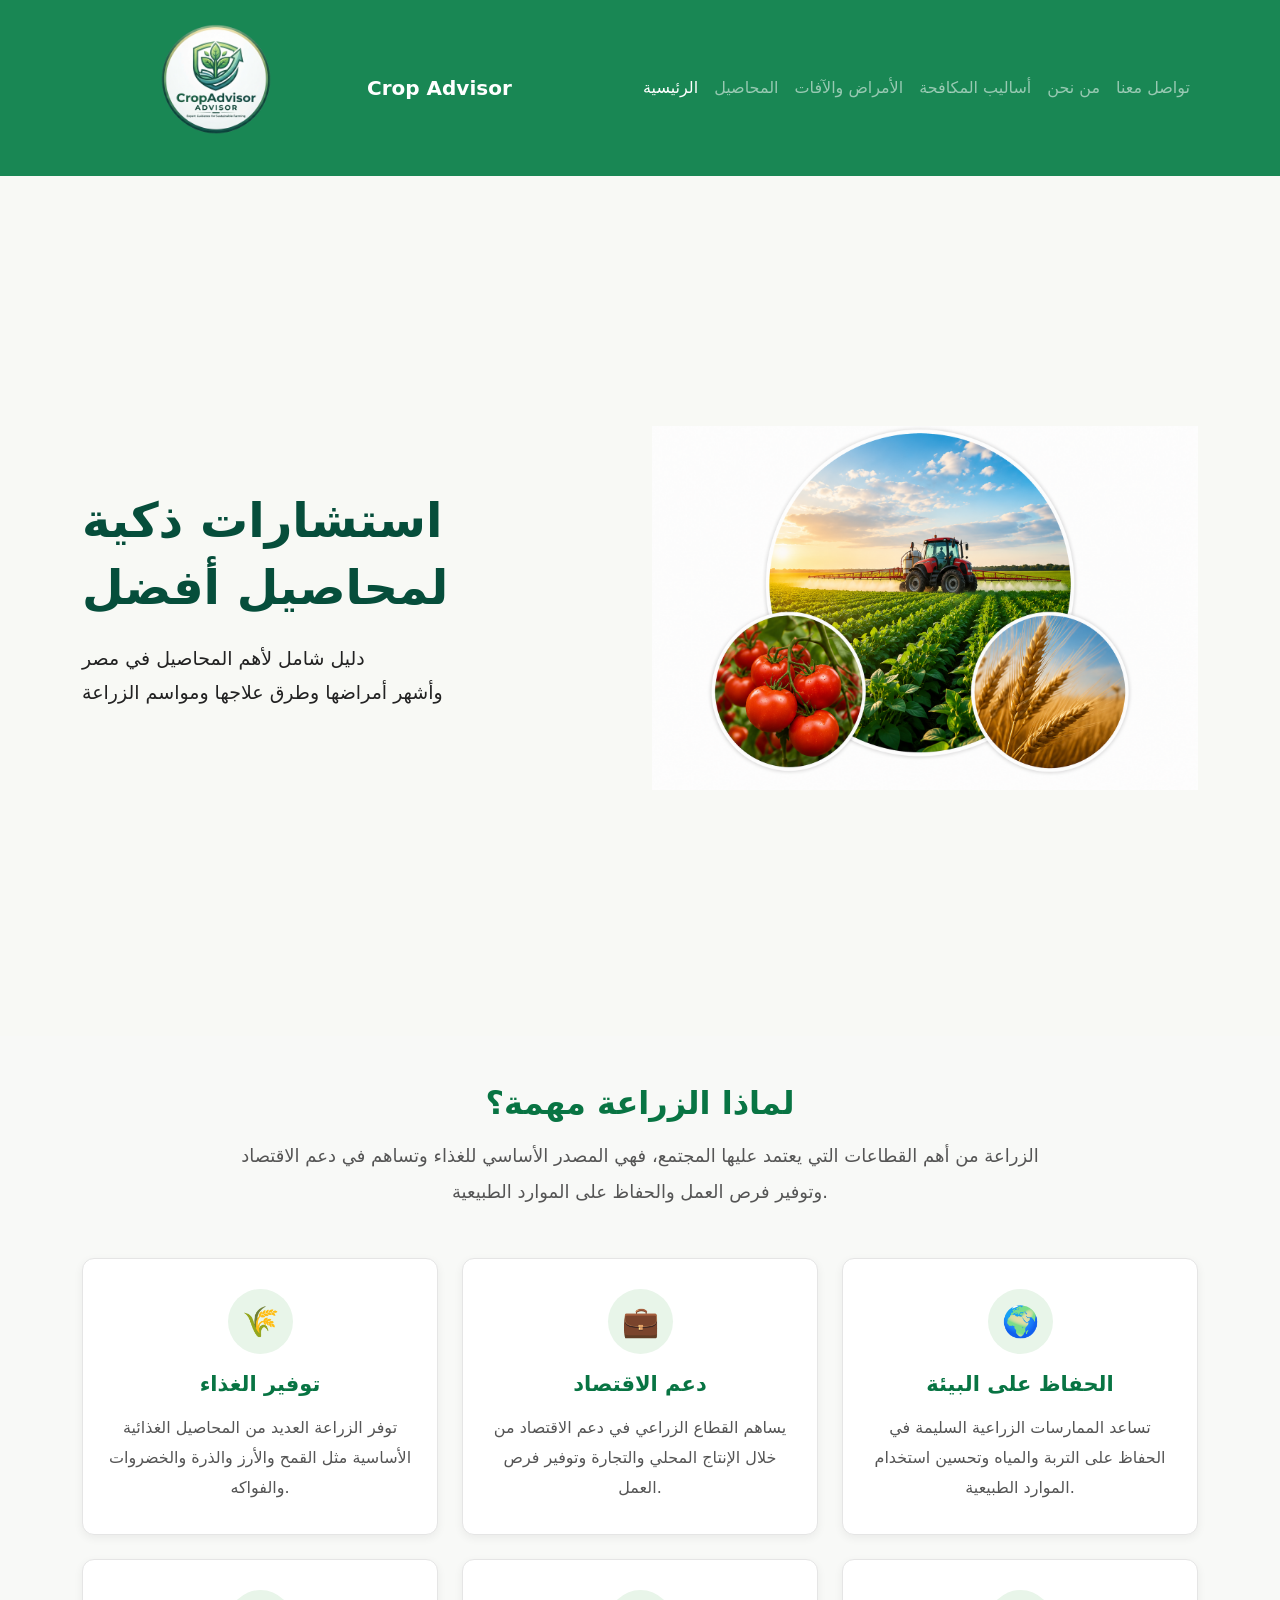
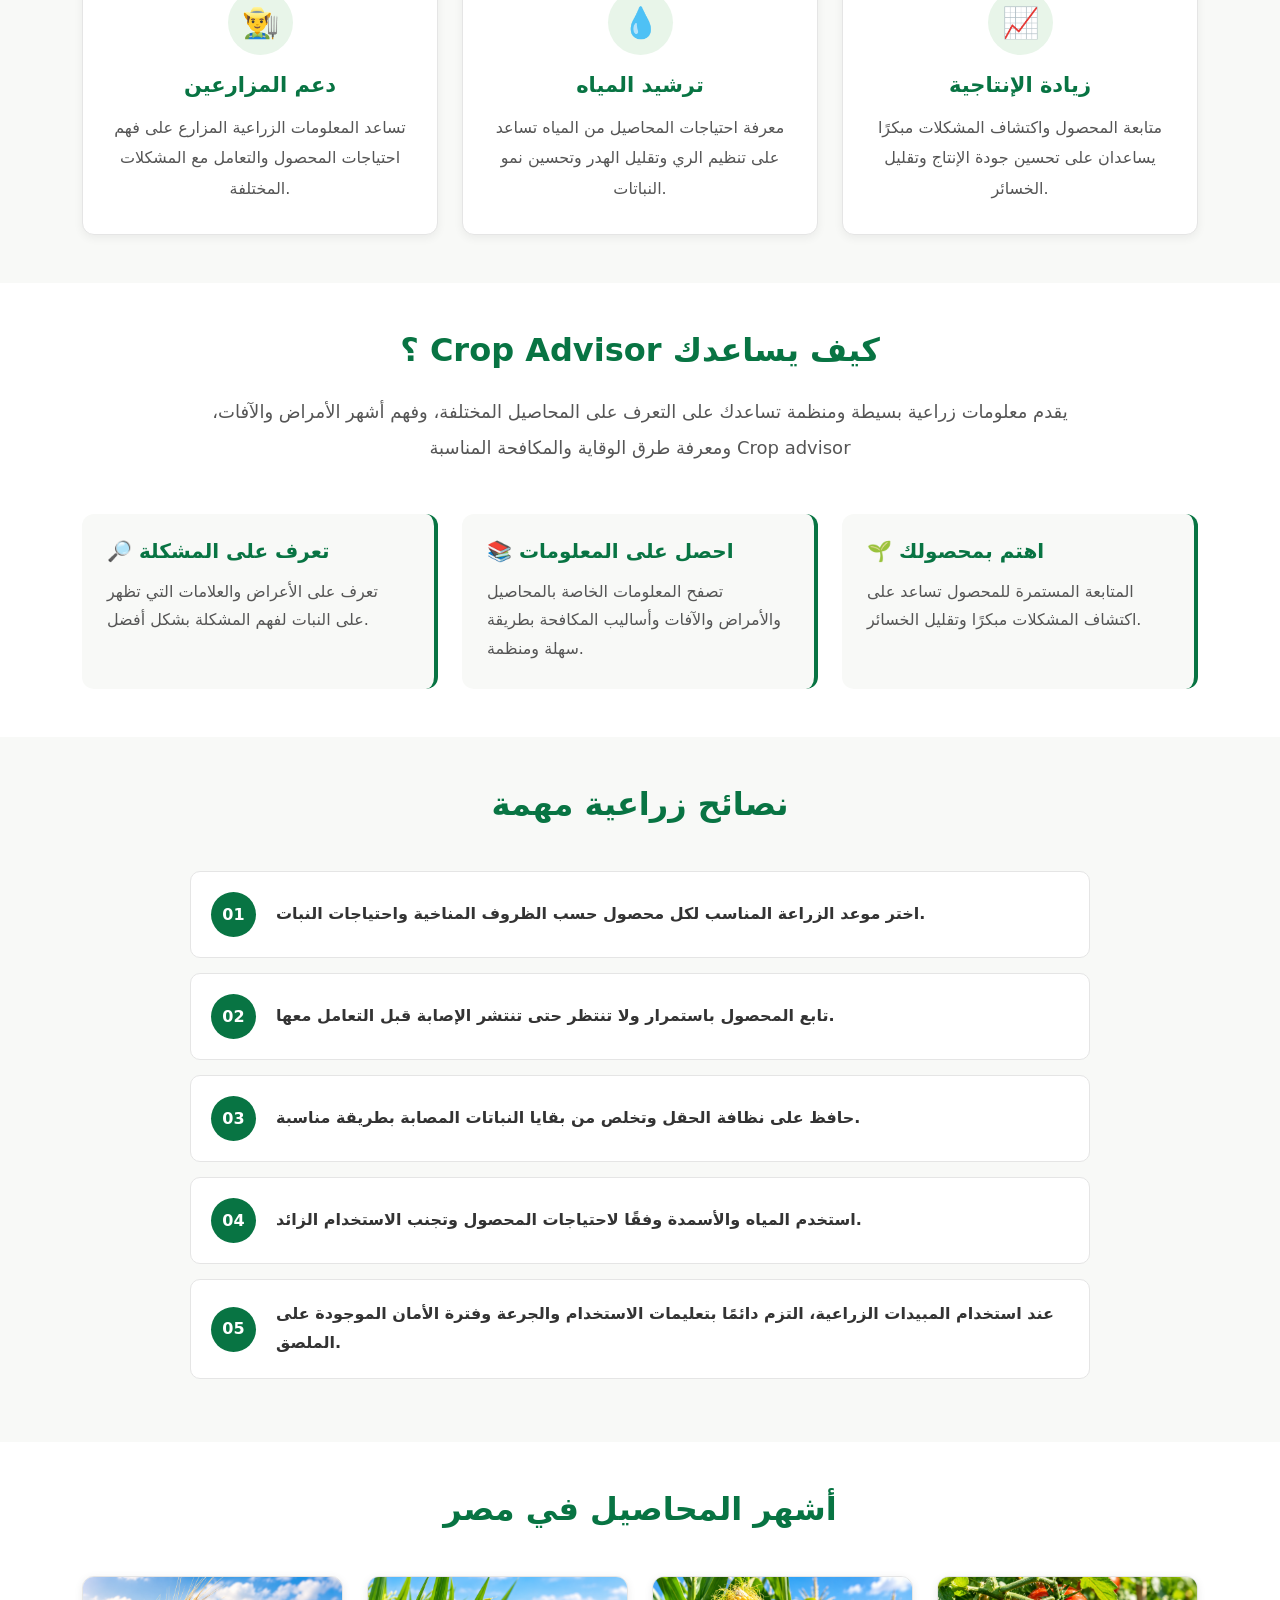
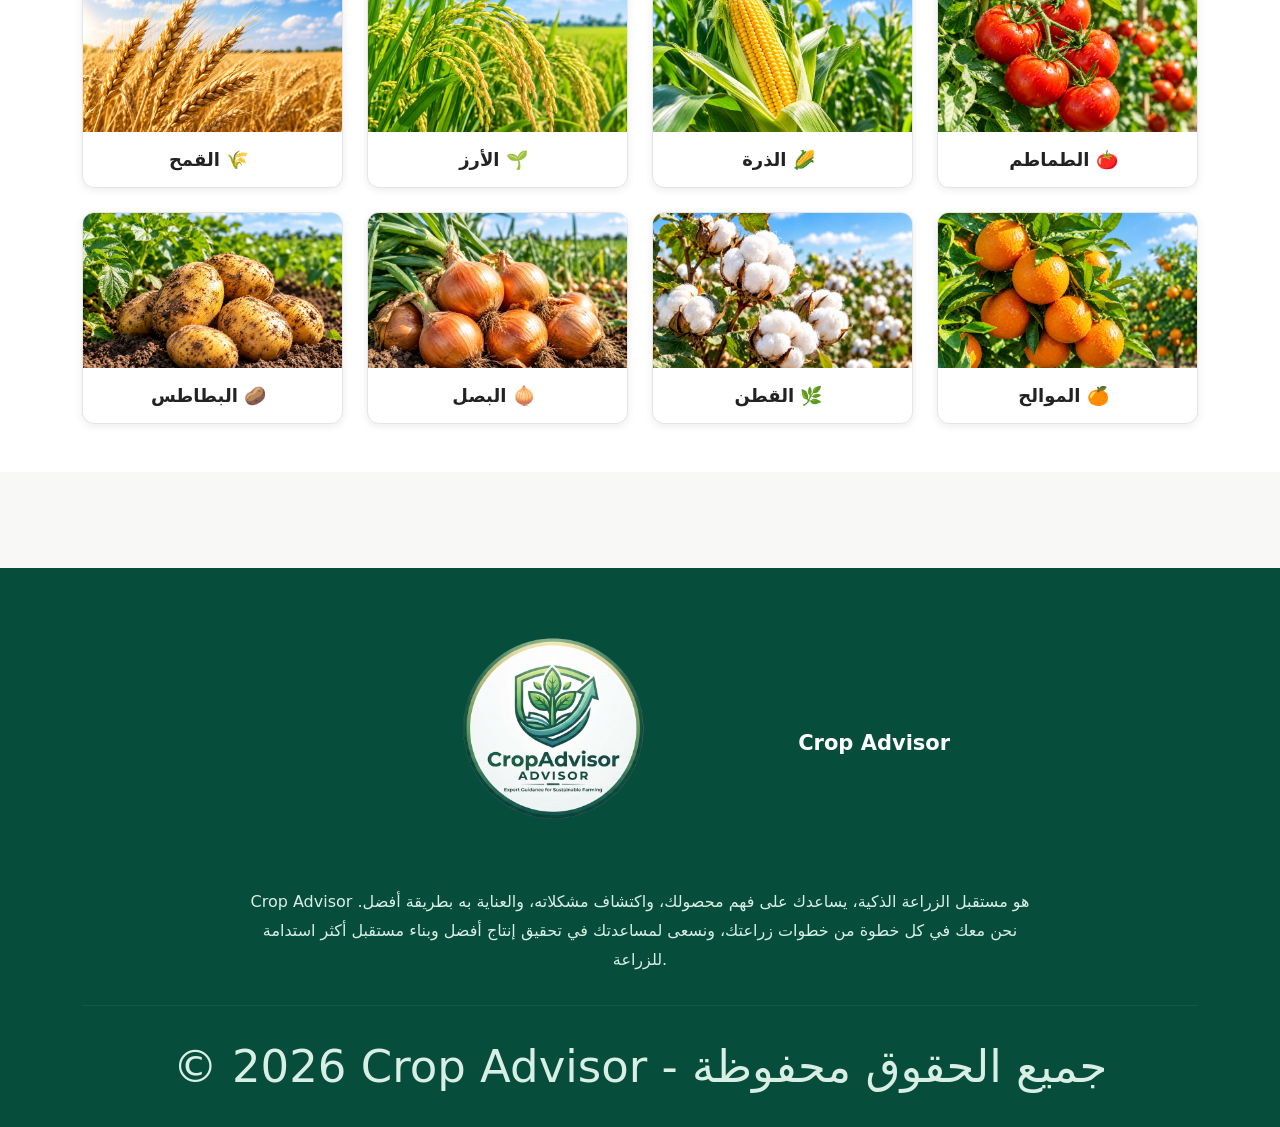
<file: index.html>
<!DOCTYPE html>
<html lang="en">

<head>
    <meta charset="UTF-8">
    <meta name="viewport" content="width=device-width, initial-scale=1.0">
    <title>Document</title>
    <link href="https://cdn.jsdelivr.net/npm/bootstrap@5.3.8/dist/css/bootstrap.min.css" rel="stylesheet"
        integrity="sha384-sRIl4kxILFvY47J16cr9ZwB07vP4J8+LH7qKQnuqkuIAvNWLzeN8tE5YBujZqJLB" crossorigin="anonymous">
        <link rel="stylesheet" href="style.css">
</head>

<body> 
    
<script src="https://cdn.jsdelivr.net/npm/bootstrap@5.3.8/dist/js/bootstrap.bundle.min.js"
        integrity="sha384-FKyoEForCGlyvwx9Hj09JcYn3nv7wiPVlz7YYwJrWVcXK/BmnVDxM+D2scQbITxI"
        crossorigin="anonymous">
    </script>
        <nav class="navbar navbar-expand-lg navbar-dark bg-success">
    <div class="container">

        <a class="navbar-brand fw-bold" href="index.html">
            <img src="photosshop.png" alt="Crop Advisor">
            Crop Advisor
        </a>

        <button class="navbar-toggler" type="button"
                data-bs-toggle="collapse"
                data-bs-target="#navbarNav">
            <span class="navbar-toggler-icon"></span>
        </button>

        <div class="collapse navbar-collapse" id="navbarNav">
            <ul class="navbar-nav ms-auto">

                <li class="nav-item">
                    <a class="nav-link active" href="index.html">الرئيسية</a>
                </li>

                <li class="nav-item">
                    <a class="nav-link" href="crops.html">المحاصيل</a>
                </li>

                <li class="nav-item">
                    <a class="nav-link" href="diseases.html">
                        الأمراض والآفات
                    </a>
                </li>

                <li class="nav-item">
                    <a class="nav-link" href="control-methods.html">
                        أساليب المكافحة
                    </a>
                </li>

                <li class="nav-item">
                    <a class="nav-link" href="about.html">من نحن</a>
                </li>

                <li class="nav-item">
                    <a class="nav-link" href="contact.html">تواصل معنا</a>
                </li>

            </ul>
        </div>

    </div>
</nav>
</section>
    <!-- Hero Section -->
<section class="hero">
    <div class="container">
        <div class="row align-items-center">

            <!-- Hero Text -->
            <div class="col-lg-6 text-center text-lg-end">
                
                   
                    
                    </a>
                </div>
            </div>

            <!-- Hero Images -->
                
                
           

        </div>
    </div>
</section>
<section class="hero">
    <div class="container">
        <div class="row align-items-center">

            <div class="col-lg-6">
                <h1>
                    استشارات ذكية<br>
                    لمحاصيل أفضل
                </h1>

                <p>
                    دليل شامل لأهم المحاصيل في مصر<br>
                    وأشهر أمراضها وطرق علاجها ومواسم الزراعة
                </p>

                
            </div>

            <div class="col-lg-6 text-center">
                <img src="herro.png"
                     alt="Crop Advisor"
                     class="img-fluid hero-image">
            </div>

        </div>
    </div>
</section>
<section class="agriculture-info py-5">
    <div class="container">

        <h2 class="section-title text-center mb-3">
            لماذا الزراعة مهمة؟
        </h2>

        <p class="text-center info-intro mb-5">
            الزراعة من أهم القطاعات التي يعتمد عليها المجتمع، فهي المصدر الأساسي
            للغذاء وتساهم في دعم الاقتصاد وتوفير فرص العمل والحفاظ على الموارد
            الطبيعية.
        </p>

        <div class="row g-4">

            <div class="col-md-6 col-lg-4">
                <div class="info-card">
                    <div class="info-icon">🌾</div>
                    <h3>توفير الغذاء</h3>
                    <p>
                        توفر الزراعة العديد من المحاصيل الغذائية الأساسية مثل
                        القمح والأرز والذرة والخضروات والفواكه.
                    </p>
                </div>
            </div>

            <div class="col-md-6 col-lg-4">
                <div class="info-card">
                    <div class="info-icon">💼</div>
                    <h3>دعم الاقتصاد</h3>
                    <p>
                        يساهم القطاع الزراعي في دعم الاقتصاد من خلال الإنتاج
                        المحلي والتجارة وتوفير فرص العمل.
                    </p>
                </div>
            </div>

            <div class="col-md-6 col-lg-4">
                <div class="info-card">
                    <div class="info-icon">🌍</div>
                    <h3>الحفاظ على البيئة</h3>
                    <p>
                        تساعد الممارسات الزراعية السليمة في الحفاظ على التربة
                        والمياه وتحسين استخدام الموارد الطبيعية.
                    </p>
                </div>
            </div>

            <div class="col-md-6 col-lg-4">
                <div class="info-card">
                    <div class="info-icon">👨‍🌾</div>
                    <h3>دعم المزارعين</h3>
                    <p>
                        تساعد المعلومات الزراعية المزارع على فهم احتياجات
                        المحصول والتعامل مع المشكلات المختلفة.
                    </p>
                </div>
            </div>

            <div class="col-md-6 col-lg-4">
                <div class="info-card">
                    <div class="info-icon">💧</div>
                    <h3>ترشيد المياه</h3>
                    <p>
                        معرفة احتياجات المحاصيل من المياه تساعد على تنظيم الري
                        وتقليل الهدر وتحسين نمو النباتات.
                    </p>
                </div>
            </div>

            <div class="col-md-6 col-lg-4">
                <div class="info-card">
                    <div class="info-icon">📈</div>
                    <h3>زيادة الإنتاجية</h3>
                    <p>
                        متابعة المحصول واكتشاف المشكلات مبكرًا يساعدان على
                        تحسين جودة الإنتاج وتقليل الخسائر.
                    </p>
                </div>
            </div>

        </div>
    </div>
</section>
<section class="advisor-info py-5">
    <div class="container">

        <h2 class="section-title text-center mb-4">
          ؟ Crop Advisor  كيف يساعدك 
        </h2>

        <p class="advisor-text text-center">
         يقدم معلومات زراعية بسيطة ومنظمة تساعدك على التعرف على المحاصيل المختلفة، وفهم أشهر الأمراض والآفات، ومعرفة طرق الوقاية والمكافحة المناسبة Crop advisor 
        </p>

        <div class="row g-4 mt-4">

            <div class="col-md-4">
                <div class="advisor-box">
                    <h3>🔎 تعرف على المشكلة</h3>
                    <p>
                        تعرف على الأعراض والعلامات التي تظهر على النبات
                        لفهم المشكلة بشكل أفضل.
                    </p>
                </div>
            </div>

            <div class="col-md-4">
                <div class="advisor-box">
                    <h3>📚 احصل على المعلومات</h3>
                    <p>
                        تصفح المعلومات الخاصة بالمحاصيل والأمراض والآفات
                        وأساليب المكافحة بطريقة سهلة ومنظمة.
                    </p>
                </div>
            </div>

            <div class="col-md-4">
                <div class="advisor-box">
                    <h3>🌱 اهتم بمحصولك</h3>
                    <p>
                        المتابعة المستمرة للمحصول تساعد على اكتشاف المشكلات
                        مبكرًا وتقليل الخسائر.
                    </p>
                </div>
            </div>

        </div>
    </div>
</section>
<section class="tips-section py-5">
    <div class="container">

        <h2 class="section-title text-center mb-5">
            نصائح زراعية مهمة
        </h2>

        <div class="tips-list">

            <div class="tip-item">
                <span>01</span>
                <p>
                    اختر موعد الزراعة المناسب لكل محصول حسب الظروف المناخية
                    واحتياجات النبات.
                </p>
            </div>

            <div class="tip-item">
                <span>02</span>
                <p>
                    تابع المحصول باستمرار ولا تنتظر حتى تنتشر الإصابة قبل
                    التعامل معها.
                </p>
            </div>

            <div class="tip-item">
                <span>03</span>
                <p>
                    حافظ على نظافة الحقل وتخلص من بقايا النباتات المصابة
                    بطريقة مناسبة.
                </p>
            </div>

            <div class="tip-item">
                <span>04</span>
                <p>
                    استخدم المياه والأسمدة وفقًا لاحتياجات المحصول وتجنب
                    الاستخدام الزائد.
                </p>
            </div>

            <div class="tip-item">
                <span>05</span>
                <p>
                    عند استخدام المبيدات الزراعية، التزم دائمًا بتعليمات
                    الاستخدام والجرعة وفترة الأمان الموجودة على الملصق.
                </p>
            </div>

        </div>
    </div>
</section>
<!-- Popular Crops -->
<section class="crops-section py-5">
    <div class="container">

        <h2 class="section-title text-center mb-5">
            أشهر المحاصيل في مصر
        </h2>

        <div class="row g-4">

            <!-- القمح -->
            <div class="col-6 col-lg-3">
                <div class="crop-card">
                    <img src="قمح.png" alt="القمح" width="300">
                    <div class="crop-name">
                        القمح
                        <span>🌾</span>
                    </div>
                </div>
            </div>

            <!-- الأرز -->
            <div class="col-6 col-lg-3">
                <div class="crop-card">
                    <img src="رز.png "alt = "الأرز" width="300">
                    <div class="crop-name">
                        الأرز
                        <span>🌱</span>
                    </div>
                </div>
            </div>

            <!-- الذرة -->
            <div class="col-6 col-lg-3">
                <div class="crop-card">
                    <img src="درة.png" alt="الذرة" width="300">
                    <div class="crop-name">
                        الذرة
                        <span>🌽</span>
                    </div>
                </div>
            </div>

            <!-- الطماطم -->
            <div class="col-6 col-lg-3">
                <div class="crop-card">
                    <img src="طماطم.png" alt="الطماطم" width="300">
                    <div class="crop-name">
                        الطماطم
                        <span>🍅</span>
                    </div>
                </div>
            </div>

            <!-- البطاطس -->
            <div class="col-6 col-lg-3">
                <div class="crop-card">
                    <img src="بطاطس.png" alt="البطاطس" width="300">
                    <div class="crop-name">
                        البطاطس
                        <span>🥔</span>
                    </div>
                </div>
            </div>

            <!-- البصل -->
            <div class="col-6 col-lg-3">
                <div class="crop-card">
                    <img src="بصل.png" alt="البصل" width="300">
                    <div class="crop-name">
                        البصل
                        <span>🧅</span>
                    </div>
                </div>
            </div>

            <!-- القطن -->
            <div class="col-6 col-lg-3">
                <div class="crop-card">
                    <img src="قطن.png" alt="القطن" width="300">
                    <div class="crop-name">
                        القطن
                        <span>🌿</span>
                    </div>
                </div>
            </div>

            <!-- الموالح -->
            <div class="col-6 col-lg-3">
                <div class="crop-card">
                    <img src="موالح.png" alt="الموالح" width="300">
                    <div class="crop-name">
                        الموالح
                        <span>🍊</span>
                    </div>
                </div>
            </div>

        </div>
    </div>
</section>
<!-- Why Crop Advisor -->
<section class="why-section py-5">
          
    </div>
</section>
<footer class="footer">
    <div class="container">

        <div class="text-center">

            <h3 class="footer-logo justify-content-center">
                <img src="photosshop.png" alt="Crop Advisor" width="150">
                Crop Advisor
            </h3>

            <p class="footer-text">
                Crop Advisor هو مستقبل الزراعة الذكية، يساعدك على فهم محصولك،
                واكتشاف مشكلاته، والعناية به بطريقة أفضل.
                نحن معك في كل خطوة من خطوات زراعتك،
                ونسعى لمساعدتك في تحقيق إنتاج أفضل وبناء مستقبل أكثر استدامة للزراعة.
            </p>

        </div>

        <hr>

        <div class="text-center footer-bottom">
            <p>© 2026 Crop Advisor - جميع الحقوق محفوظة</p>
        </div>

    </div>
</footer>
</body>

</html>
</file>
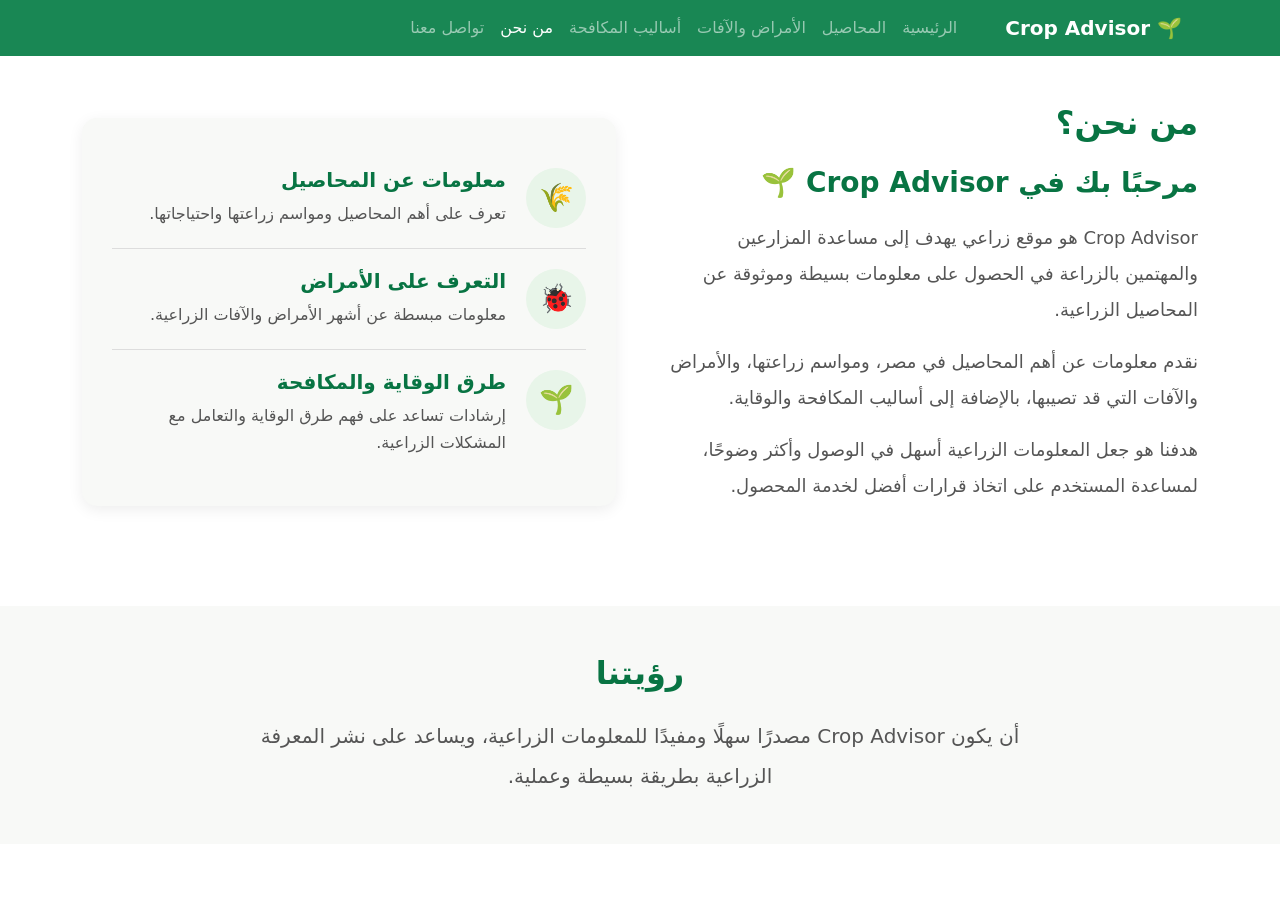
<file: about.html>
<!DOCTYPE html>
<html lang="ar" dir="rtl">

<head>
    <meta charset="UTF-8">
    <meta name="viewport" content="width=device-width, initial-scale=1.0">

    <title>من نحن - Crop Advisor</title>

    <link
        href="https://cdn.jsdelivr.net/npm/bootstrap@5.3.3/dist/css/bootstrap.min.css"
        rel="stylesheet">

    <link rel="stylesheet" href="style.css">
</head>

<body>

<!-- Navbar -->
<nav class="navbar navbar-expand-lg navbar-dark bg-success">
    <div class="container">

        <a class="navbar-brand fw-bold" href="index.html">
            🌱 Crop Advisor
        </a>

        <button class="navbar-toggler"
                type="button"
                data-bs-toggle="collapse"
                data-bs-target="#navbarNav">

            <span class="navbar-toggler-icon"></span>
        </button>

        <div class="collapse navbar-collapse" id="navbarNav">

            <ul class="navbar-nav ms-auto">

                <li class="nav-item">
                    <a class="nav-link" href="index.html">
                        الرئيسية
                    </a>
                </li>

                <li class="nav-item">
                    <a class="nav-link" href="crops.html">
                        المحاصيل
                    </a>
                </li>

                <li class="nav-item">
                    <a class="nav-link" href="diseases.html">
                        الأمراض والآفات
                    </a>
                </li>

                <li class="nav-item">
                    <a class="nav-link" href="control-methods.html">
                        أساليب المكافحة
                    </a>
                </li>

                <li class="nav-item">
                    <a class="nav-link active" href="about.html">
                        من نحن
                    </a>
                </li>

                <li class="nav-item">
                    <a class="nav-link" href="contact.html">
                        تواصل معنا
                    </a>
                </li>

            </ul>

        </div>
    </div>
</nav>


<!-- About Section -->
<section class="about-section py-5">

    <div class="container">

        <div class="row align-items-center g-5">

            <!-- Text -->
            <div class="col-lg-6">

                <h1 class="section-title mb-4">
                    من نحن؟
                </h1>

                <h2>
                    مرحبًا بك في Crop Advisor 🌱
                </h2>

                <p>
                    Crop Advisor هو موقع زراعي يهدف إلى مساعدة
                    المزارعين والمهتمين بالزراعة في الحصول على
                    معلومات بسيطة وموثوقة عن المحاصيل الزراعية.
                </p>

                <p>
                    نقدم معلومات عن أهم المحاصيل في مصر،
                    ومواسم زراعتها، والأمراض والآفات التي قد
                    تصيبها، بالإضافة إلى أساليب المكافحة
                    والوقاية.
                </p>

                <p>
                    هدفنا هو جعل المعلومات الزراعية أسهل في
                    الوصول وأكثر وضوحًا، لمساعدة المستخدم
                    على اتخاذ قرارات أفضل لخدمة المحصول.
                </p>

            </div>


            <!-- Features -->
            <div class="col-lg-6">

                <div class="about-card">

                    <div class="about-item">
                        <div class="about-icon">🌾</div>

                        <div>
                            <h3>معلومات عن المحاصيل</h3>
                            <p>
                                تعرف على أهم المحاصيل ومواسم
                                زراعتها واحتياجاتها.
                            </p>
                        </div>
                    </div>


                    <div class="about-item">
                        <div class="about-icon">🐞</div>

                        <div>
                            <h3>التعرف على الأمراض</h3>
                            <p>
                                معلومات مبسطة عن أشهر الأمراض
                                والآفات الزراعية.
                            </p>
                        </div>
                    </div>


                    <div class="about-item">
                        <div class="about-icon">🌱</div>

                        <div>
                            <h3>طرق الوقاية والمكافحة</h3>
                            <p>
                                إرشادات تساعد على فهم طرق
                                الوقاية والتعامل مع المشكلات الزراعية.
                            </p>
                        </div>
                    </div>

                </div>

            </div>

        </div>

    </div>

</section>


<!-- Mission -->
<section class="mission-section py-5">

    <div class="container text-center">

        <h2 class="section-title mb-4">
            رؤيتنا
        </h2>

        <p class="mission-text">
            أن يكون Crop Advisor مصدرًا سهلًا ومفيدًا
            للمعلومات الزراعية، ويساعد على نشر المعرفة
            الزراعية بطريقة بسيطة وعملية.
        </p>

    </div>

</section>


</body>
</html>
</file>
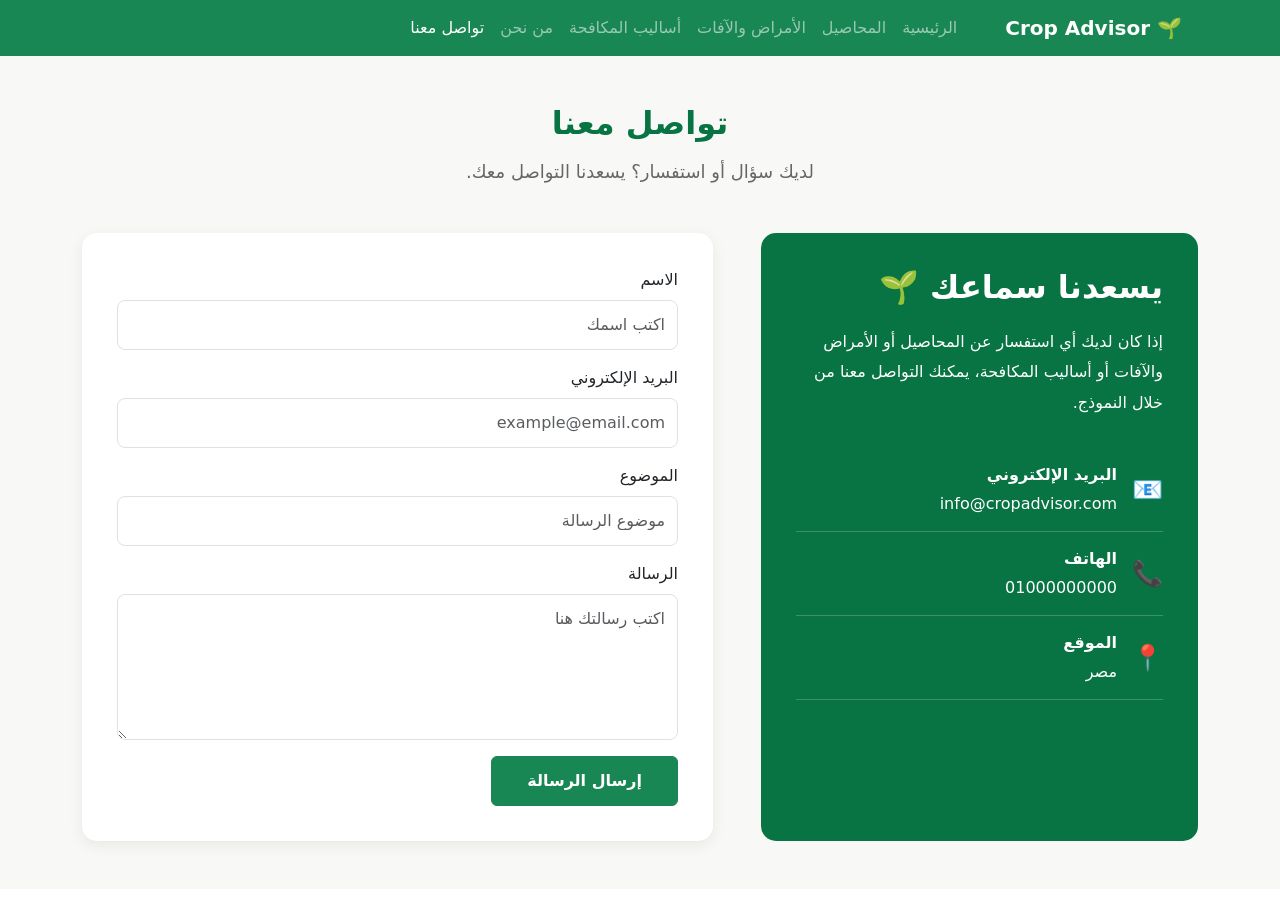
<file: contact.html>
<!DOCTYPE html>
<html lang="ar" dir="rtl">

<head>
    <meta charset="UTF-8">
    <meta name="viewport" content="width=device-width, initial-scale=1.0">

    <title>تواصل معنا - Crop Advisor</title>

    <link
        href="https://cdn.jsdelivr.net/npm/bootstrap@5.3.3/dist/css/bootstrap.min.css"
        rel="stylesheet">

    <link rel="stylesheet" href="style.css">
</head>

<body>

<!-- Navbar -->
<nav class="navbar navbar-expand-lg navbar-dark bg-success">
    <div class="container">

        <a class="navbar-brand fw-bold" href="index.html">
            🌱 Crop Advisor
        </a>

        <button class="navbar-toggler"
                type="button"
                data-bs-toggle="collapse"
                data-bs-target="#navbarNav">

            <span class="navbar-toggler-icon"></span>
        </button>

        <div class="collapse navbar-collapse" id="navbarNav">

            <ul class="navbar-nav ms-auto">

                <li class="nav-item">
                    <a class="nav-link" href="index.html">الرئيسية</a>
                </li>

                <li class="nav-item">
                    <a class="nav-link" href="crops.html">المحاصيل</a>
                </li>

                <li class="nav-item">
                    <a class="nav-link" href="diseases.html">الأمراض والآفات</a>
                </li>

                <li class="nav-item">
                    <a class="nav-link" href="control-methods.html">
                        أساليب المكافحة
                    </a>
                </li>

                <li class="nav-item">
                    <a class="nav-link" href="about.html">من نحن</a>
                </li>

                <li class="nav-item">
                    <a class="nav-link active" href="contact.html">
                        تواصل معنا
                    </a>
                </li>

            </ul>

        </div>
    </div>
</nav>


<!-- Contact Section -->
<section class="contact-section py-5">

    <div class="container">

        <h1 class="section-title text-center mb-3">
            تواصل معنا
        </h1>

        <p class="text-center contact-intro mb-5">
            لديك سؤال أو استفسار؟ يسعدنا التواصل معك.
        </p>

        <div class="row g-5">

            <!-- Contact Information -->
            <div class="col-lg-5">

                <div class="contact-info">

                    <h2>يسعدنا سماعك 🌱</h2>

                    <p>
                        إذا كان لديك أي استفسار عن المحاصيل أو
                        الأمراض والآفات أو أساليب المكافحة،
                        يمكنك التواصل معنا من خلال النموذج.
                    </p>

                    <div class="contact-item">
                        <span>📧</span>
                        <div>
                            <strong>البريد الإلكتروني</strong>
                            <p>info@cropadvisor.com</p>
                        </div>
                    </div>

                    <div class="contact-item">
                        <span>📞</span>
                        <div>
                            <strong>الهاتف</strong>
                            <p>01000000000</p>
                        </div>
                    </div>

                    <div class="contact-item">
                        <span>📍</span>
                        <div>
                            <strong>الموقع</strong>
                            <p>مصر</p>
                        </div>
                    </div>

                </div>

            </div>


            <!-- Contact Form -->
            <div class="col-lg-7">

                <div class="contact-form">

                    <form>

                        <div class="mb-3">
                            <label class="form-label">
                                الاسم
                            </label>

                            <input type="text"
                                   class="form-control"
                                   placeholder="اكتب اسمك">
                        </div>


                        <div class="mb-3">
                            <label class="form-label">
                                البريد الإلكتروني
                            </label>

                            <input type="email"
                                   class="form-control"
                                   placeholder="example@email.com">
                        </div>


                        <div class="mb-3">
                            <label class="form-label">
                                الموضوع
                            </label>

                            <input type="text"
                                   class="form-control"
                                   placeholder="موضوع الرسالة">
                        </div>


                        <div class="mb-3">
                            <label class="form-label">
                                الرسالة
                            </label>

                            <textarea class="form-control"
                                      rows="5"
                                      placeholder="اكتب رسالتك هنا"></textarea>
                        </div>


                        <button type="submit"
                                class="btn btn-success contact-submit">
                            إرسال الرسالة
                        </button>

                    </form>

                </div>

            </div>

        </div>

    </div>

</section>

</body>
</html>
</file>
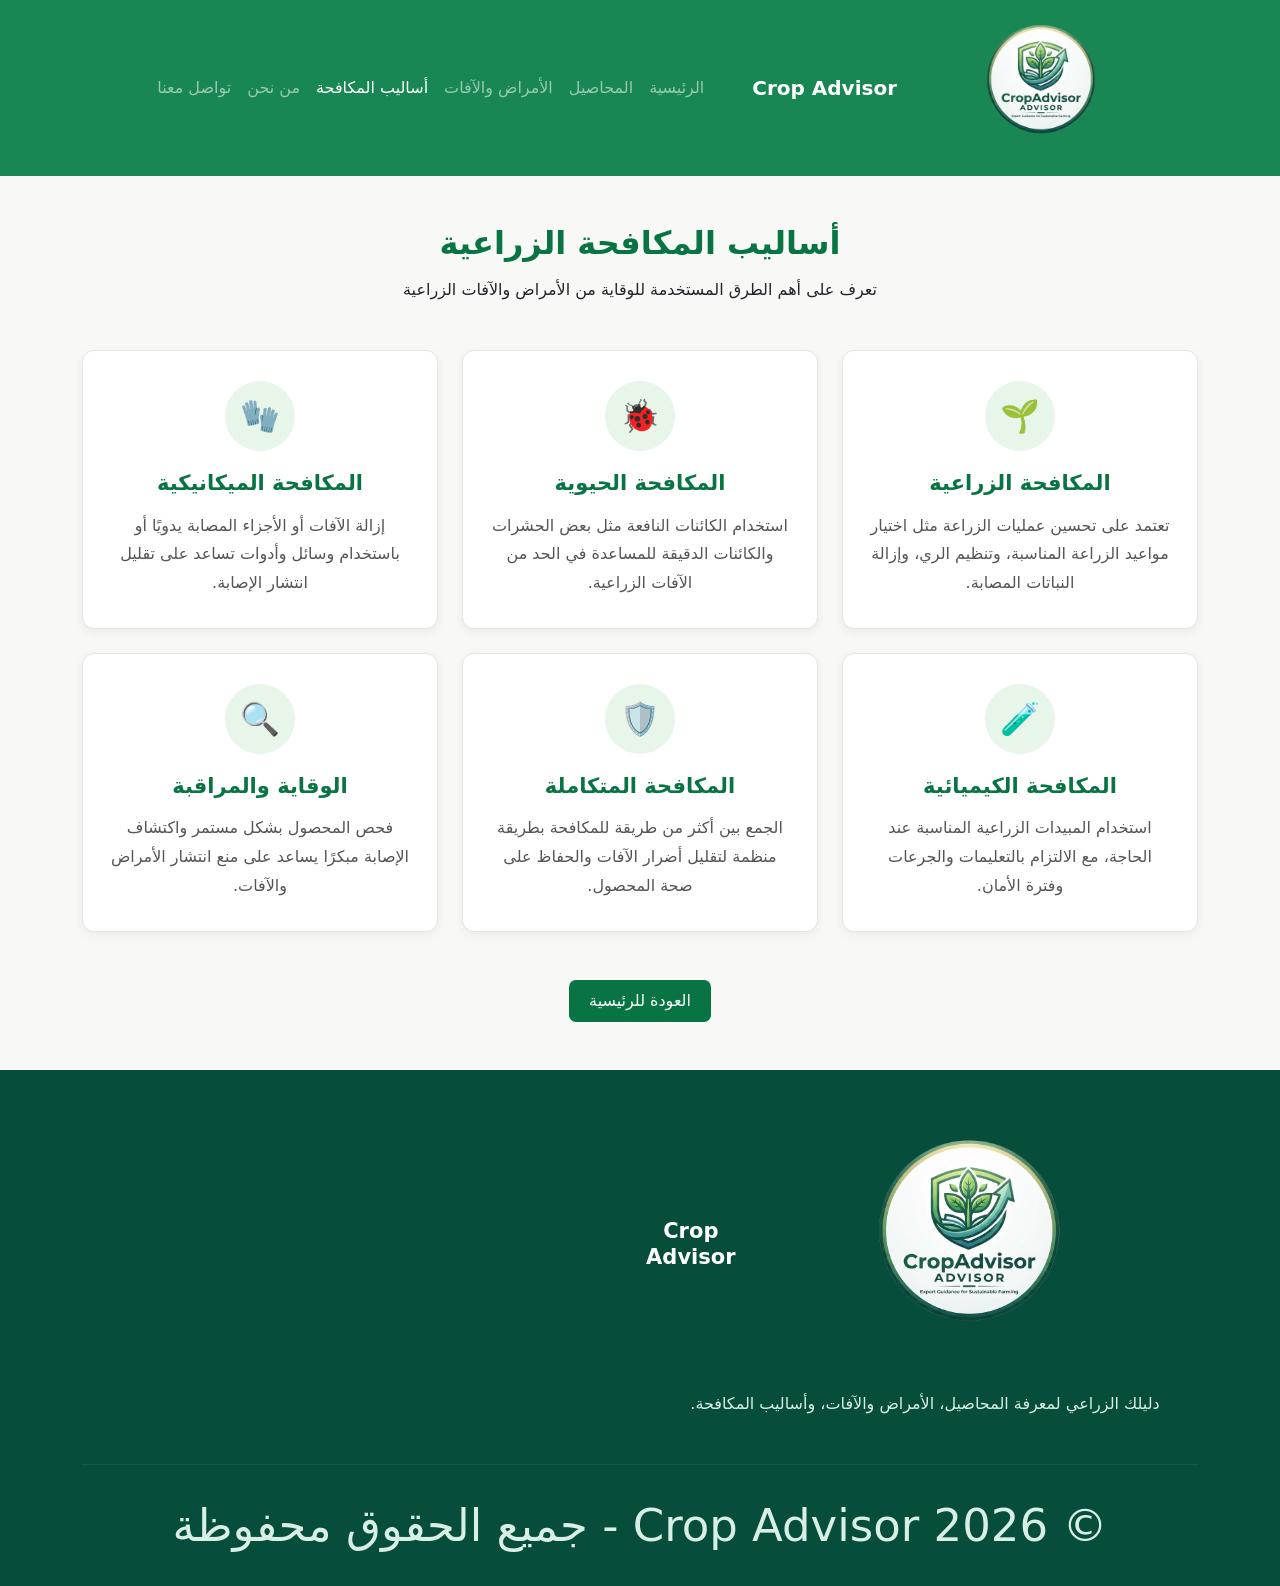
<file: control-methods.html>
<!DOCTYPE html>
<html lang="ar" dir="rtl">

<head>
    <meta charset="UTF-8">
    <meta name="viewport" content="width=device-width, initial-scale=1.0">

    <title>أساليب المكافحة - Crop Advisor</title>

    <link href="https://cdn.jsdelivr.net/npm/bootstrap@5.3.3/dist/css/bootstrap.min.css"
          rel="stylesheet">

    <link rel="stylesheet" href="style.css">
</head>

<body>

<!-- Navbar -->
<nav class="navbar navbar-expand-lg navbar-dark bg-success">
    <div class="container">

        <a class="navbar-brand fw-bold" href="index.html">
            <img src="photosshop.png" alt="Crop Advisor" height="150">
            Crop Advisor
        </a>

        <button class="navbar-toggler" type="button"
                data-bs-toggle="collapse"
                data-bs-target="#navbarNav">
            <span class="navbar-toggler-icon"></span>
        </button>

        <div class="collapse navbar-collapse" id="navbarNav">

            <ul class="navbar-nav ms-auto">

                <li class="nav-item">
                    <a class="nav-link" href="index.html">الرئيسية</a>
                </li>

                <li class="nav-item">
                    <a class="nav-link" href="crops.html">المحاصيل</a>
                </li>

                <li class="nav-item">
                    <a class="nav-link" href="diseases.html">الأمراض والآفات</a>
                </li>

                <li class="nav-item">
                    <a class="nav-link active" href="control-methods.html">
                        أساليب المكافحة
                    </a>
                </li>

                <li class="nav-item">
                    <a class="nav-link" href="about.html">من نحن</a>
                </li>

                <li class="nav-item">
                    <a class="nav-link" href="contact.html">تواصل معنا</a>
                </li>

            </ul>

        </div>
    </div>
</nav>


<!-- Control Methods -->
<section class="control-page py-5">

    <div class="container">

        <h1 class="section-title text-center mb-3">
            أساليب المكافحة الزراعية
        </h1>

        <p class="text-center mb-5">
            تعرف على أهم الطرق المستخدمة للوقاية من الأمراض والآفات الزراعية
        </p>

        <div class="row g-4">

            <!-- المكافحة الزراعية -->
            <div class="col-md-6 col-lg-4">
                <div class="control-card">
                    <div class="control-icon">🌱</div>

                    <h3>المكافحة الزراعية</h3>

                    <p>
                        تعتمد على تحسين عمليات الزراعة مثل اختيار مواعيد
                        الزراعة المناسبة، وتنظيم الري، وإزالة النباتات المصابة.
                    </p>
                </div>
            </div>


            <!-- المكافحة الحيوية -->
            <div class="col-md-6 col-lg-4">
                <div class="control-card">
                    <div class="control-icon">🐞</div>

                    <h3>المكافحة الحيوية</h3>

                    <p>
                        استخدام الكائنات النافعة مثل بعض الحشرات والكائنات
                        الدقيقة للمساعدة في الحد من الآفات الزراعية.
                    </p>
                </div>
            </div>


            <!-- المكافحة الميكانيكية -->
            <div class="col-md-6 col-lg-4">
                <div class="control-card">
                    <div class="control-icon">🧤</div>

                    <h3>المكافحة الميكانيكية</h3>

                    <p>
                        إزالة الآفات أو الأجزاء المصابة يدويًا أو باستخدام
                        وسائل وأدوات تساعد على تقليل انتشار الإصابة.
                    </p>
                </div>
            </div>


            <!-- المكافحة الكيميائية -->
            <div class="col-md-6 col-lg-4">
                <div class="control-card">
                    <div class="control-icon">🧪</div>

                    <h3>المكافحة الكيميائية</h3>

                    <p>
                        استخدام المبيدات الزراعية المناسبة عند الحاجة،
                        مع الالتزام بالتعليمات والجرعات وفترة الأمان.
                    </p>
                </div>
            </div>


            <!-- المكافحة المتكاملة -->
            <div class="col-md-6 col-lg-4">
                <div class="control-card">
                    <div class="control-icon">🛡️</div>

                    <h3>المكافحة المتكاملة</h3>

                    <p>
                        الجمع بين أكثر من طريقة للمكافحة بطريقة منظمة
                        لتقليل أضرار الآفات والحفاظ على صحة المحصول.
                    </p>
                </div>
            </div>


            <!-- الوقاية -->
            <div class="col-md-6 col-lg-4">
                <div class="control-card">
                    <div class="control-icon">🔍</div>

                    <h3>الوقاية والمراقبة</h3>

                    <p>
                        فحص المحصول بشكل مستمر واكتشاف الإصابة مبكرًا
                        يساعد على منع انتشار الأمراض والآفات.
                    </p>
                </div>
            </div>

        </div>


        <div class="text-center mt-5">

            <a href="mo7.html" class="disease-btn">
                العودة للرئيسية
            </a>

        </div>

    </div>

</section>


<!-- Footer -->
<footer class="footer">

    <div class="container">

        <div class="row g-4">

           <div class="col-md-6 text-center">
    <h3 class="footer-logo justify-content-center">
        <img src="photosshop.png" alt="Crop Advisor">
        Crop Advisor
    </h3>

    <p>
        دليلك الزراعي لمعرفة المحاصيل،
        الأمراض والآفات، وأساليب المكافحة.
    </p>
</div>

            <div class="col-md-6">

                       </a>
                    </li>

                </ul>

            </div>

        </div>

        <hr>

        <div class="text-center footer-bottom">

            <p>
                © 2026 Crop Advisor - جميع الحقوق محفوظة
            </p>

        </div>

    </div>

</footer>

</body>
</html>
</file>
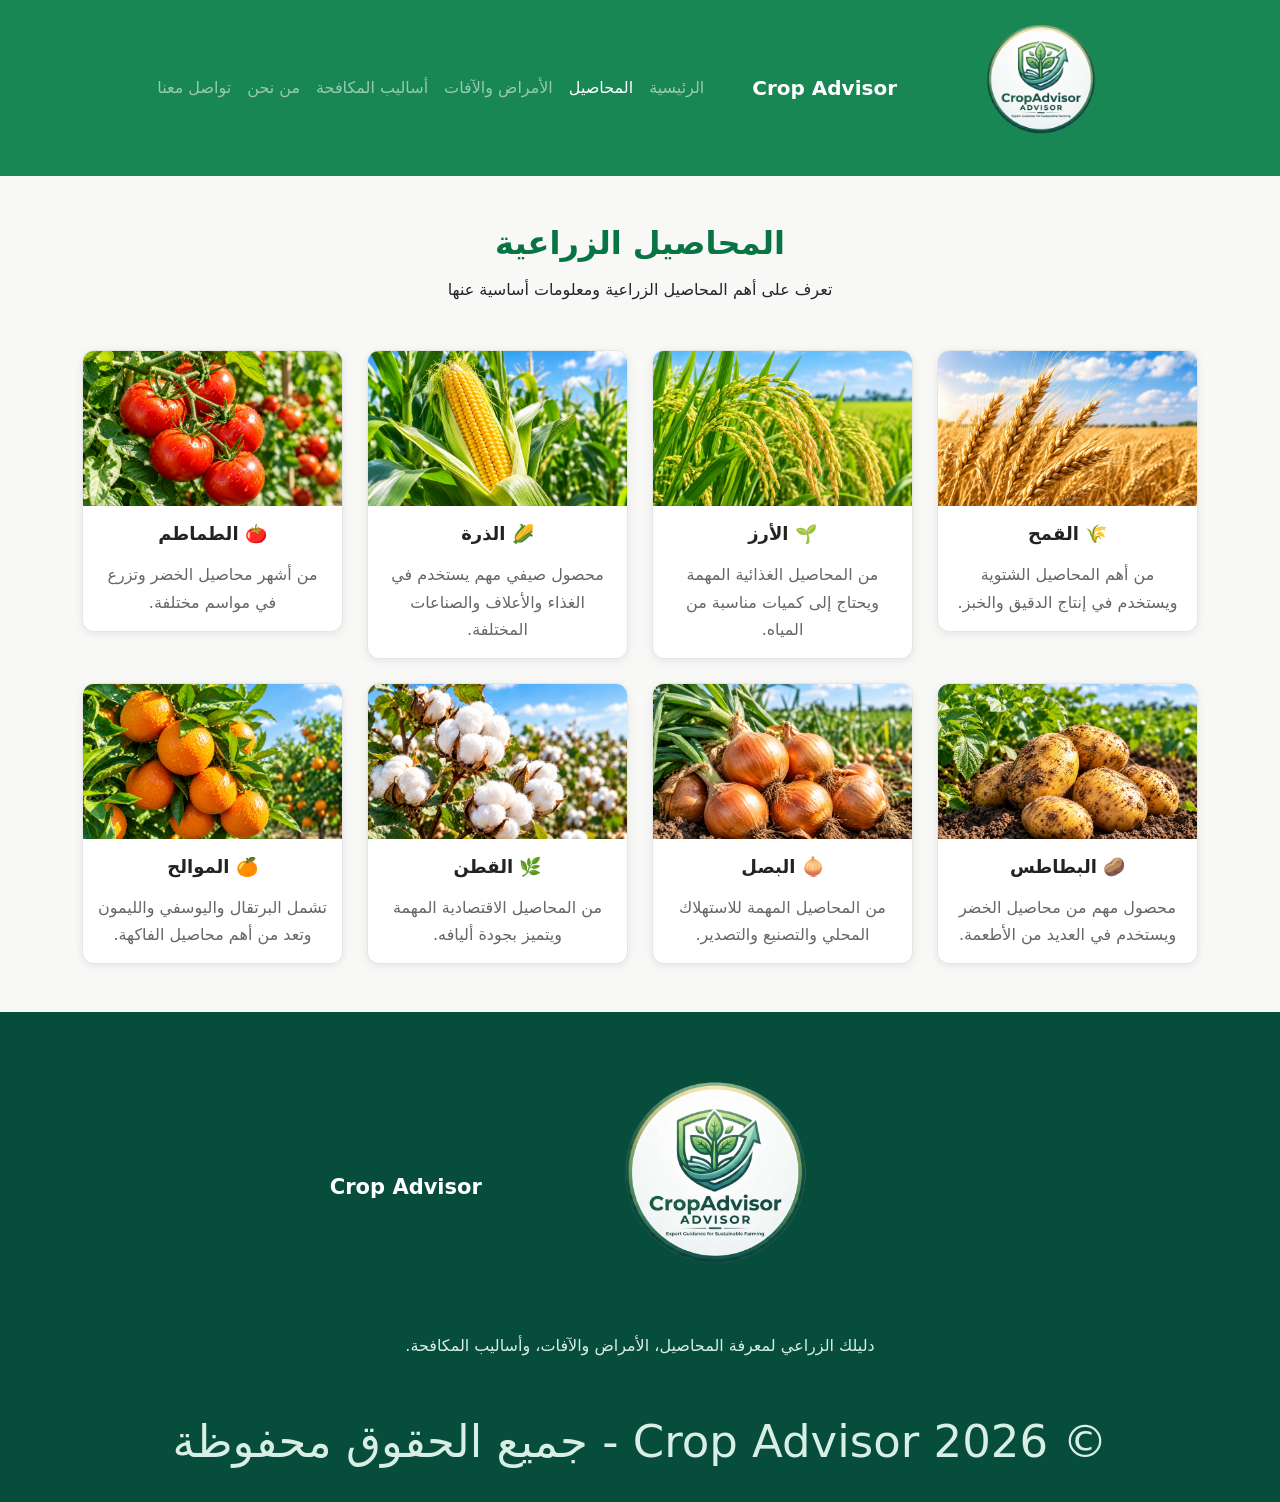
<file: crops.html>
<!DOCTYPE html>
<html lang="ar" dir="rtl">

<head>
    <meta charset="UTF-8">
    <meta name="viewport" content="width=device-width, initial-scale=1.0">

    <title>المحاصيل - Crop Advisor</title>

    <link href="https://cdn.jsdelivr.net/npm/bootstrap@5.3.3/dist/css/bootstrap.min.css"
          rel="stylesheet">

    <link rel="stylesheet" href="style.css">
</head>

<body>

<!-- Navbar -->
<nav class="navbar navbar-expand-lg navbar-dark bg-success">
    <div class="container">

        <a class="navbar-brand fw-bold" href="index.html">
            <img src="photosshop.png" alt="Crop Advisor" height="150">
            Crop Advisor
        </a>

        <button class="navbar-toggler" type="button"
                data-bs-toggle="collapse"
                data-bs-target="#navbarNav">
            <span class="navbar-toggler-icon"></span>
        </button>

        <div class="collapse navbar-collapse" id="navbarNav">

            <ul class="navbar-nav ms-auto">

                <li class="nav-item">
                    <a class="nav-link" href="index.html">الرئيسية</a>
                </li>

                <li class="nav-item">
                    <a class="nav-link active" href="crops.html">المحاصيل</a>
                </li>

                <li class="nav-item">
                    <a class="nav-link" href="diseases.html">
                        الأمراض والآفات
                    </a>
                </li>

                <li class="nav-item">
                    <a class="nav-link" href="control-methods.html">
                        أساليب المكافحة
                    </a>
                </li>

                <li class="nav-item">
                    <a class="nav-link" href="about.html">من نحن</a>
                </li>

                <li class="nav-item">
                    <a class="nav-link" href="contact.html">تواصل معنا</a>
                </li>

            </ul>

        </div>
    </div>
</nav>


<!-- Crops Section -->
<section class="crops-page py-5">

    <div class="container">

        <h1 class="section-title text-center mb-3">
            المحاصيل الزراعية
        </h1>

        <p class="text-center mb-5">
            تعرف على أهم المحاصيل الزراعية ومعلومات أساسية عنها
        </p>

        <div class="row g-4">

            <!-- القمح -->
            <div class="col-6 col-md-6 col-lg-3">
                <div class="crop-card">
                    <img src="قمح.png" alt="القمح" width="100">

                    <div class="crop-name">
                        🌾 القمح
                    </div>

                    <p class="crop-description">
                        من أهم المحاصيل الشتوية ويستخدم في إنتاج الدقيق والخبز.
                    </p>
                </div>
            </div>


            <!-- الأرز -->
            <div class="col-6 col-md-6 col-lg-3">
                <div class="crop-card">
                    <img src="رز.png" alt="الأرز" width="100">

                    <div class="crop-name">
                        🌱 الأرز
                    </div>

                    <p class="crop-description">
                        من المحاصيل الغذائية المهمة ويحتاج إلى كميات مناسبة من المياه.
                    </p>
                </div>
            </div>


            <!-- الذرة -->
            <div class="col-6 col-md-6 col-lg-3">
                <div class="crop-card">
                    <img src="درة.png" alt="الذرة" width="100">

                    <div class="crop-name">
                        🌽 الذرة
                    </div>

                    <p class="crop-description">
                        محصول صيفي مهم يستخدم في الغذاء والأعلاف والصناعات المختلفة.
                    </p>
                </div>
            </div>


            <!-- الطماطم -->
            <div class="col-6 col-md-6 col-lg-3">
                <div class="crop-card">
                    <img src="طماطم.png" alt="الطماطم" width="100">

                    <div class="crop-name">
                        🍅 الطماطم
                    </div>

                    <p class="crop-description">
                        من أشهر محاصيل الخضر وتزرع في مواسم مختلفة.
                    </p>
                </div>
            </div>


            <!-- البطاطس -->
            <div class="col-6 col-md-6 col-lg-3">
                <div class="crop-card">
                    <img src="بطاطس.png" alt="البطاطس" width="100">

                    <div class="crop-name">
                        🥔 البطاطس
                    </div>

                    <p class="crop-description">
                        محصول مهم من محاصيل الخضر ويستخدم في العديد من الأطعمة.
                    </p>
                </div>
            </div>


            <!-- البصل -->
            <div class="col-6 col-md-6 col-lg-3">
                <div class="crop-card">
                    <img src="بصل.png" alt="البصل" width="100">

                    <div class="crop-name">
                        🧅 البصل
                    </div>

                    <p class="crop-description">
                        من المحاصيل المهمة للاستهلاك المحلي والتصنيع والتصدير.
                    </p>
                </div>
            </div>


            <!-- القطن -->
            <div class="col-6 col-md-6 col-lg-3">
                <div class="crop-card">
                    <img src="قطن.png" alt="القطن" width="100">

                    <div class="crop-name">
                        🌿 القطن
                    </div>

                    <p class="crop-description">
                        من المحاصيل الاقتصادية المهمة ويتميز بجودة أليافه.
                    </p>
                </div>
            </div>


            <!-- الموالح -->
            <div class="col-6 col-md-6 col-lg-3">
                <div class="crop-card">
                    <img src="موالح.png" alt="الموالح" width="100">

                    <div class="crop-name">
                        🍊 الموالح
                    </div>

                    <p class="crop-description">
                        تشمل البرتقال واليوسفي والليمون وتعد من أهم محاصيل الفاكهة.
                    </p>
                </div>
            </div>

        </div>

    </div>

</section>


<!-- Footer -->
<footer class="footer">

    <div class="container">

        <div class="row g-4">

        <div class="col-md-12 text-center">

    <h3 class="footer-logo justify-content-center">
        <img src="photosshop.png" alt="Crop Advisor" width="400">
        Crop Advisor
    </h3>

    <p>
        دليلك الزراعي لمعرفة المحاصيل،
        الأمراض والآفات، وأساليب المكافحة.
    </p>

</div>

        

        <div class="text-center footer-bottom">

            <p>
                © 2026 Crop Advisor - جميع الحقوق محفوظة
            </p>

        </div>

    </div>

</footer>

</body>
</html>
</file>
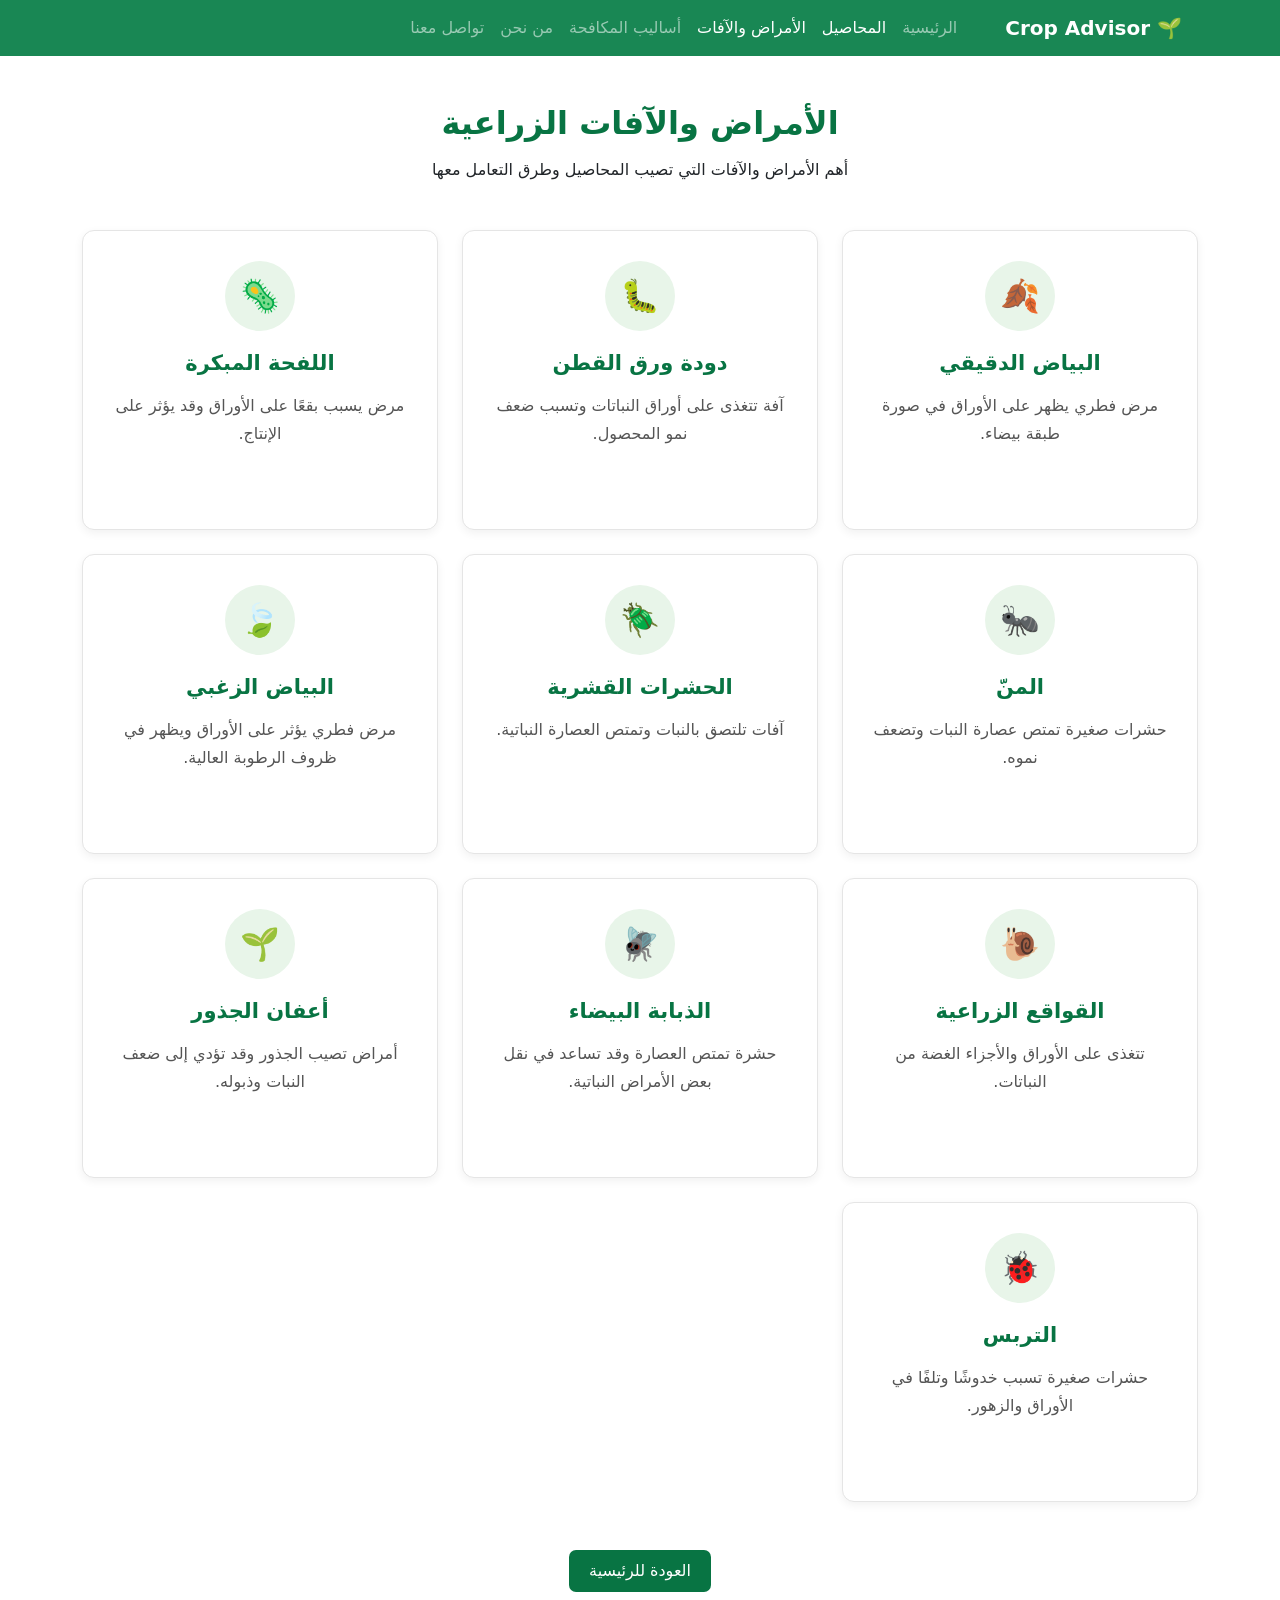
<file: diseases.html>
<!DOCTYPE html>
<html lang="ar" dir="rtl">

<head>
    <meta charset="UTF-8">
    <meta name="viewport" content="width=device-width, initial-scale=1.0">

    <title>الأمراض والآفات - Crop Advisor</title>

    <link
        href="https://cdn.jsdelivr.net/npm/bootstrap@5.3.3/dist/css/bootstrap.min.css"
        rel="stylesheet">

    <link rel="stylesheet" href="style.css">
</head>

<body>

<nav class="navbar navbar-expand-lg navbar-dark bg-success">
    <div class="container">

        <a class="navbar-brand fw-bold" href="index.html">
            🌱 Crop Advisor
        </a>

        <button class="navbar-toggler" type="button"
                data-bs-toggle="collapse"
                data-bs-target="#navbarNav">

            <span class="navbar-toggler-icon"></span>
        </button>

        <div class="collapse navbar-collapse" id="navbarNav">

            <ul class="navbar-nav ms-auto">

                <li class="nav-item">
                    <a class="nav-link" href="index.html">
                        الرئيسية
                    </a>
                </li>
                   <li class="nav-item">
                    <a class="nav-link active" href="crops.html">المحاصيل</a>
                </li>
                <li class="nav-item">
                    <a class="nav-link active" href="diseases.html">
                        الأمراض والآفات
                    </a>
                  <li class="nav-item">
                    <a class="nav-link" href="control-methods.html">
                        أساليب المكافحة
                    </a>
                    <li class="nav-item">
                    <a class="nav-link" href="about.html">من نحن</a>
                </li>

                <li class="nav-item">
                    <a class="nav-link" href="contact.html">تواصل معنا</a>
                </li>
            

            </ul>

        </div>
    </div>
</nav>

<section class="diseases-page py-5">

    <div class="container">

        <h1 class="section-title text-center mb-3">
            الأمراض والآفات الزراعية
        </h1>

        <p class="text-center mb-5">
            أهم الأمراض والآفات التي تصيب المحاصيل وطرق التعامل معها
        </p>

        <div class="row g-4">

            <div class="col-md-6 col-lg-4">
                <div class="disease-card">
                    <div class="disease-icon">🍂</div>
                    <h3>البياض الدقيقي</h3>
                    <p>مرض فطري يظهر على الأوراق في صورة طبقة بيضاء.</p>
                </div>
            </div>

            <div class="col-md-6 col-lg-4">
                <div class="disease-card">
                    <div class="disease-icon">🐛</div>
                    <h3>دودة ورق القطن</h3>
                    <p>آفة تتغذى على أوراق النباتات وتسبب ضعف نمو المحصول.</p>
                </div>
            </div>

            <div class="col-md-6 col-lg-4">
                <div class="disease-card">
                    <div class="disease-icon">🦠</div>
                    <h3>اللفحة المبكرة</h3>
                    <p>مرض يسبب بقعًا على الأوراق وقد يؤثر على الإنتاج.</p>
                </div>
            </div>

            <div class="col-md-6 col-lg-4">
                <div class="disease-card">
                    <div class="disease-icon">🐜</div>
                    <h3>المنّ</h3>
                    <p>حشرات صغيرة تمتص عصارة النبات وتضعف نموه.</p>
                </div>
            </div>

            <div class="col-md-6 col-lg-4">
                <div class="disease-card">
                    <div class="disease-icon">🪲</div>
                    <h3>الحشرات القشرية</h3>
                    <p>آفات تلتصق بالنبات وتمتص العصارة النباتية.</p>
                </div>
            </div>

            <div class="col-md-6 col-lg-4">
                <div class="disease-card">
                    <div class="disease-icon">🍃</div>
                    <h3>البياض الزغبي</h3>
                    <p>مرض فطري يؤثر على الأوراق ويظهر في ظروف الرطوبة العالية.</p>
                </div>
            </div>

            <div class="col-md-6 col-lg-4">
                <div class="disease-card">
                    <div class="disease-icon">🐌</div>
                    <h3>القواقع الزراعية</h3>
                    <p>تتغذى على الأوراق والأجزاء الغضة من النباتات.</p>
                </div>
            </div>

            <div class="col-md-6 col-lg-4">
                <div class="disease-card">
                    <div class="disease-icon">🪰</div>
                    <h3>الذبابة البيضاء</h3>
                    <p>حشرة تمتص العصارة وقد تساعد في نقل بعض الأمراض النباتية.</p>
                </div>
            </div>

            <div class="col-md-6 col-lg-4">
                <div class="disease-card">
                    <div class="disease-icon">🌱</div>
                    <h3>أعفان الجذور</h3>
                    <p>أمراض تصيب الجذور وقد تؤدي إلى ضعف النبات وذبوله.</p>
                </div>
            </div>

            <div class="col-md-6 col-lg-4">
                <div class="disease-card">
                    <div class="disease-icon">🐞</div>
                    <h3>التربس</h3>
                    <p>حشرات صغيرة تسبب خدوشًا وتلفًا في الأوراق والزهور.</p>
                </div>
            </div>

        </div>

        <div class="text-center mt-5">
            <a href="index.html" class="disease-btn">
                العودة للرئيسية
            </a>
        </div>

    </div>

</section>

</body>
</html>
</file>
<file: style.css>
.hero {
    padding: 20px 0 40px;
    min-height: 520px;
    background: #f8f9f5;
}

.hero .row {
    transform: translateY(-70px);
}

.hero h1 {
    font-size: 48px;
    font-weight: 700;
    color: #064e3b;
    line-height: 1.3;
    margin-bottom: 20px;
}

.hero p {
    font-size: 20px;
    line-height: 1.8;
    color: #222;
    margin-bottom: 25px;
}

.hero-image {
    max-height: 450px;
    width: 100%;
    object-fit: contain;
}.hero {
    padding: 20px 0 40px;
    min-height: 520px;
    background: #f8f9f5;
}

.hero .row {
    transform: translateY(-200px);
}

.hero h1 {
    font-size: 48px;
    font-weight: 700;
    color: #064e3b;
    line-height: 1.3;
    margin-bottom: 20px;
}

.hero p {
    font-size: 20px;
    line-height: 1.8;
    color: #222;
    margin-bottom: 25px;
}

.hero-image {
    max-height: 450px;
    width: 100%;
    object-fit: contain;
}

.hero h1 {
    font-size: 48px;
    font-weight: 700;
    color: #064e3b;
    line-height: 1.3;
}

.hero p {
    font-size: 20px;
    line-height: 1.8;
    color: #222;
    margin: 20px 0;
}

.hero-buttons {
    display: flex;
    gap: 15px;
    justify-content: center;
}

.hero-buttons .btn {
    padding: 12px 28px;
    border-radius: 8px;
    font-weight: bold;
}

.hero-images {
    position: relative;
    min-height: 360px;
    transform: translateY(-40px);
}

.main-farm-image {
    width: 280px;
    height: 280px;
    object-fit: cover;
    border-radius: 50%;
    border: 4px solid white;
}

.crop-image {
    position: absolute;
    width: 145px;
    height: 145px;
    object-fit: cover;
    border-radius: 50%;
    border: 4px solid white;
}

.tomato {
    left: 30px;
    bottom: 10px;
}

.wheat {
    right: 20px;
    bottom: 0;
}
.hero {
    padding: 20px 0;
    min-height: 430px;
    background: #f8f9f5;
}

.hero h1 {
    font-size: 48px;
    font-weight: bold;
    color: #064e3b;
    line-height: 1.4;
}

.hero p {
    font-size: 19px;
    line-height: 1.8;
    margin: 20px 0;
}

.hero-image {
    max-height: 450px;
    object-fit: contain;
}
/* Popular Crops */
.crops-section {
    background: #ffffff;
}

.section-title {
    color: #087443;
    font-size: 32px;
    font-weight: bold;
}

.crop-card {
    background: #fff;
    border-radius: 12px;
    overflow: hidden;
    border: 1px solid #e5e5e5;
    box-shadow: 0 2px 8px rgba(0,0,0,0.08);
    transition: 0.3s;
}

.crop-card:hover {
    transform: translateY(-5px);
}

.crop-card img {
    width: 100%;
    height: 155px;
    object-fit: cover;
    display: block;
}

.crop-name {
    padding: 14px;
    text-align: center;
    font-size: 18px;
    font-weight: bold;
    color: #222;
}

.crop-name span {
    margin-right: 8px;
}
/* Why Crop Advisor */
.why-section {
    background: #f8f9f7;
    padding: 60px 0;
}

.why-card {
    background: #fff;
    border-radius: 12px;
    padding: 35px 25px;
    min-height: 230px;
    border: 1px solid #e5e5e5;
    box-shadow: 0 3px 10px rgba(0, 0, 0, 0.06);
    transition: 0.3s;
}

.why-card:hover {
    transform: translateY(-5px);
}

.why-icon {
    width: 65px;
    height: 65px;
    margin: 0 auto 20px;
    border-radius: 50%;
    background: #e8f5e9;
    display: flex;
    align-items: center;
    justify-content: center;
    font-size: 30px;
}

.why-card h3 {
    color: #087443;
    font-size: 21px;
    font-weight: bold;
    margin-bottom: 15px;
}

.why-card p {
    color: #555;
    line-height: 1.8;
    margin: 0;
}
/* Diseases Section */
.diseases-section {
    background: #ffffff;
    padding: 60px 0;
}

.disease-card {
    background: #fff;
    border: 1px solid #e5e5e5;
    border-radius: 12px;
    padding: 30px 25px;
    text-align: center;
    min-height: 300px;
    box-shadow: 0 3px 10px rgba(0, 0, 0, 0.06);
    transition: 0.3s;
}

.disease-card:hover {
    transform: translateY(-5px);
}

.disease-icon {
    width: 70px;
    height: 70px;
    margin: 0 auto 20px;
    border-radius: 50%;
    background: #e8f5e9;
    display: flex;
    align-items: center;
    justify-content: center;
    font-size: 32px;
}

.disease-card h3 {
    color: #087443;
    font-size: 21px;
    font-weight: bold;
    margin-bottom: 15px;
}

.disease-card p {
    color: #555;
    line-height: 1.8;
    margin-bottom: 20px;
}

.disease-btn {
    display: inline-block;
    background: #087443;
    color: white;
    text-decoration: none;
    padding: 9px 20px;
    border-radius: 7px;
    transition: 0.3s;
}

.disease-btn:hover {
    background: #065c35;
    color: white;
}
/* About Page */

.about-section {
    background: #ffffff;
    min-height: 550px;
}

.about-section h2 {
    color: #087443;
    font-size: 28px;
    font-weight: bold;
    margin-bottom: 20px;
}

.about-section p {
    color: #555;
    font-size: 18px;
    line-height: 2;
}

.about-card {
    background: #f8f9f7;
    border-radius: 15px;
    padding: 30px;
    box-shadow: 0 4px 15px rgba(0, 0, 0, 0.07);
}

.about-item {
    display: flex;
    align-items: flex-start;
    gap: 20px;
    padding: 20px 0;
    border-bottom: 1px solid #ddd;
}

.about-item:last-child {
    border-bottom: none;
}

.about-icon {
    min-width: 60px;
    height: 60px;
    border-radius: 50%;
    background: #e8f5e9;
    display: flex;
    align-items: center;
    justify-content: center;
    font-size: 28px;
}

.about-item h3 {
    color: #087443;
    font-size: 20px;
    font-weight: bold;
    margin-bottom: 8px;
}

.about-item p {
    font-size: 16px;
    margin: 0;
    line-height: 1.7;
}

.mission-section {
    background: #f8f9f7;
}

.mission-text {
    max-width: 800px;
    margin: auto;
    font-size: 20px;
    color: #555;
    line-height: 2;
}
/* Contact Page */

.contact-section {
    background: #f8f9f7;
    min-height: 600px;
}

.contact-intro {
    color: #666;
    font-size: 18px;
}

.contact-info {
    background: #087443;
    color: white;
    padding: 35px;
    border-radius: 15px;
    height: 100%;
}

.contact-info h2 {
    margin-bottom: 20px;
    font-weight: bold;
}

.contact-info > p {
    line-height: 1.9;
    margin-bottom: 30px;
}

.contact-item {
    display: flex;
    align-items: center;
    gap: 15px;
    padding: 15px 0;
    border-bottom: 1px solid rgba(255,255,255,0.2);
}

.contact-item span {
    font-size: 25px;
}

.contact-item p {
    margin: 5px 0 0;
}

.contact-form {
    background: white;
    padding: 35px;
    border-radius: 15px;
    box-shadow: 0 4px 15px rgba(0,0,0,0.07);
}

.contact-form .form-control {
    padding: 12px;
    border-radius: 8px;
}

.contact-submit {
    padding: 12px 35px;
    font-weight: bold;
}
.footer {
    background: #064e3b;
    color: white;
    padding: 50px 0 20px;
}

.footer h3 {
    font-size: 21px;
    font-weight: bold;
    margin-bottom: 20px;
}

.footer p {
    color: #d9eee5;
    line-height: 1.8;
}

.footer-links {
    list-style: none;
    padding: 0;
    margin: 0;
}

.footer-links li {
    margin-bottom: 10px;
}

.footer-links a {
    color: #d9eee5;
    text-decoration: none;
    transition: 0.3s;
}

.footer-links a:hover {
    color: white;
    padding-right: 5px;
}

.footer hr {
    border-color: rgba(255,255,255,0.2);
    margin: 30px 0 20px;
}

.footer-bottom p {
    margin: 0;
    font-size: 45px;
}
.footer-logo {
    display: flex;
    align-items: center;
    justify-content: center;
    gap: 10px;
}

.footer-logo img {
    height: 150px;
    width: auto;
}

.footer .col-md-4:first-child {
    text-align: center;
}


.footer-logo img {
    height: 45px;
    width: auto;
}
.navbar-brand {
    display: flex;
    align-items: center;
    gap: 10px;
}

.navbar-brand img {
    height: 40px;
    width: auto;
}
.crops-page {
    background: #f8f9f7;
    min-height: 600px;
}

.crop-description {
    text-align: center;
    color: #666;
    line-height: 1.7;
    padding: 0 15px 15px;
    margin: 0;
}
.control-page {
    background: #f8f9f7;
    min-height: 600px;
}

.control-card {
    background: #ffffff;
    border: 1px solid #e5e5e5;
    border-radius: 12px;
    padding: 30px 25px;
    text-align: center;
    min-height: 270px;
    box-shadow: 0 3px 10px rgba(0, 0, 0, 0.06);
    transition: 0.3s;
}

.control-card:hover {
    transform: translateY(-5px);
}

.control-icon {
    width: 70px;
    height: 70px;
    margin: 0 auto 20px;
    border-radius: 50%;
    background: #e8f5e9;
    display: flex;
    align-items: center;
    justify-content: center;
    font-size: 32px;
}

.control-card h3 {
    color: #087443;
    font-size: 21px;
    font-weight: bold;
    margin-bottom: 15px;
}

.control-card p {
    color: #555;
    line-height: 1.8;
    margin: 0;
}
/* معلومات عن أهمية الزراعة */
.agriculture-info {
    background: #f8f9f7;
}

.info-intro {
    max-width: 850px;
    margin: auto;
    color: #555;
    font-size: 18px;
    line-height: 2;
}

.info-card {
    background: #fff;
    border-radius: 12px;
    padding: 30px 25px;
    min-height: 270px;
    text-align: center;
    border: 1px solid #e5e5e5;
    box-shadow: 0 3px 10px rgba(0,0,0,.06);
    transition: .3s;
}

.info-card:hover {
    transform: translateY(-5px);
}

.info-icon {
    width: 65px;
    height: 65px;
    margin: 0 auto 18px;
    border-radius: 50%;
    background: #e8f5e9;
    display: flex;
    align-items: center;
    justify-content: center;
    font-size: 30px;
}

.info-card h3 {
    color: #087443;
    font-size: 21px;
    font-weight: bold;
    margin-bottom: 15px;
}

.info-card p {
    color: #555;
    line-height: 1.9;
    margin: 0;
}


/* كيف يساعدك Crop Advisor */
.advisor-info {
    background: #fff;
}

.advisor-text {
    max-width: 900px;
    margin: auto;
    color: #555;
    font-size: 18px;
    line-height: 2;
}

.advisor-box {
    background: #f8f9f7;
    border-radius: 12px;
    padding: 25px;
    height: 100%;
    border-right: 4px solid #087443;
}

.advisor-box h3 {
    color: #087443;
    font-size: 20px;
    font-weight: bold;
    margin-bottom: 15px;
}

.advisor-box p {
    color: #555;
    line-height: 1.8;
    margin: 0;
}


/* النصائح الزراعية */
.tips-section {
    background: #f8f9f7;
}

.tips-list {
    max-width: 900px;
    margin: auto;
}

.tip-item {
    display: flex;
    align-items: center;
    gap: 20px;
    background: #fff;
    padding: 20px;
    margin-bottom: 15px;
    border-radius: 10px;
    border: 1px solid #e5e5e5;
}

.tip-item span {
    min-width: 45px;
    height: 45px;
    border-radius: 50%;
    background: #087443;
    color: #fff;
    display: flex;
    align-items: center;
    justify-content: center;
    font-weight: bold;
}

.tip-item p {
    margin: 0;
    color: #333;
    line-height: 1.8;
    font-weight: bold;
}
.tip-item span {
    min-width: 45px;
    height: 45px;
    border-radius: 50%;
    background: #087443;
    color: #fff;
    display: flex;
    align-items: center;
    justify-content: center;
    font-weight: bold;
    font-size: 16px;
}
.navbar-brand img {
    height: 150px !important;
    width: auto !important;
    object-fit: contain;
}
.footer-logo {
    display: flex;
    align-items: center;
    justify-content: center;
    gap: 10px;
}

.footer-logo img {
    height: 250px;
    width: auto;
    object-fit: contain;
}

.footer-text {
    max-width: 800px;
    margin: 15px auto 0;
    line-height: 2;
}
.footer-logo {
    font-size: 908px;
}
</file>
